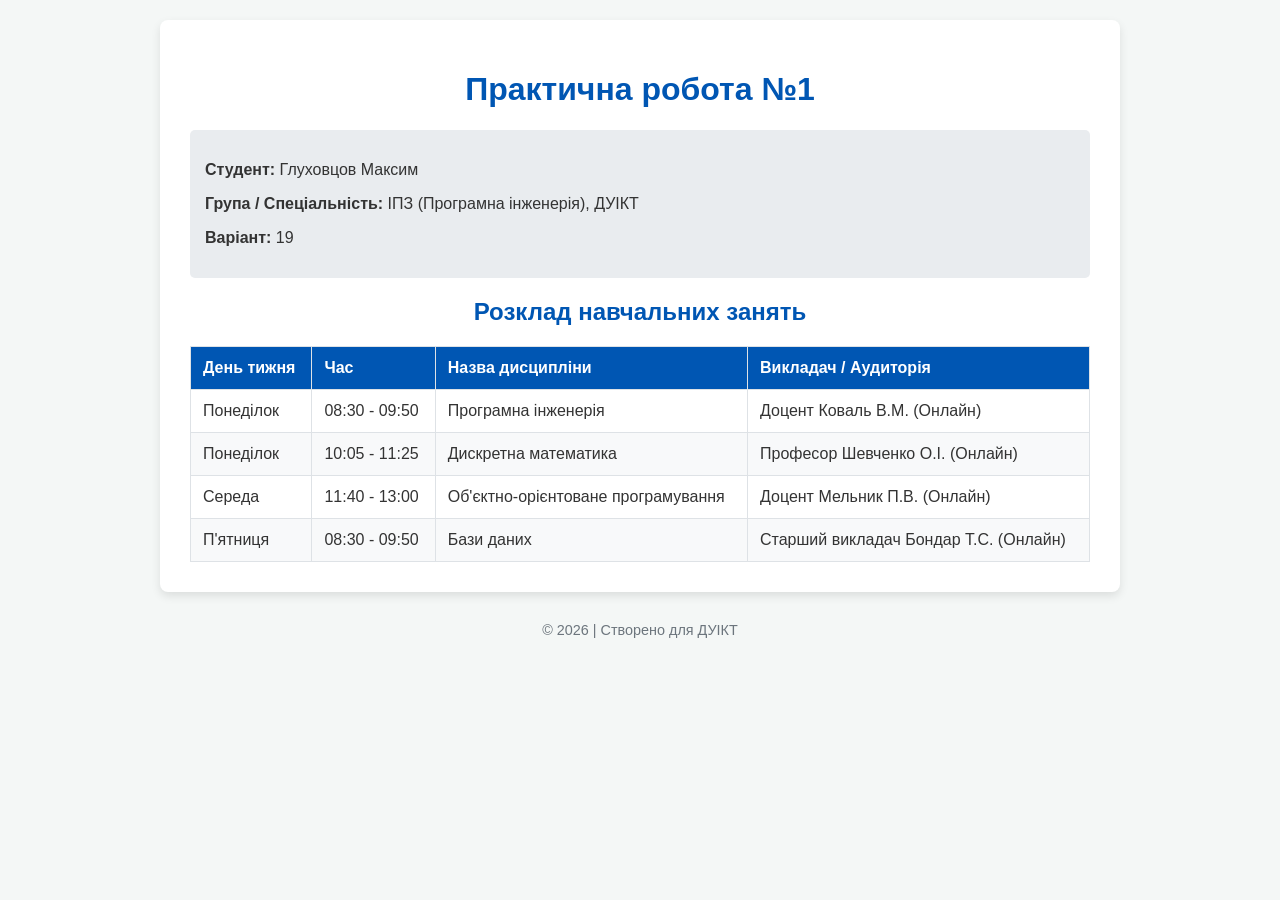
<file: index.html>
<!DOCTYPE html>
<html lang="uk">
<head>
    <meta charset="UTF-8">
    <meta name="viewport" content="width=device-width, initial-scale=1.0">
    <title>Розклад занять - Максим Глуховцов (Варіант 19)</title>
    <style>
        body {
            font-family: Arial, sans-serif;
            margin: 0;
            padding: 20px;
            background-color: #f4f7f6;
            color: #333;
        }
        .container {
            max-width: 900px;
            margin: 0 auto;
            background: #fff;
            padding: 30px;
            border-radius: 8px;
            box-shadow: 0 4px 10px rgba(0,0,0,0.1);
        }
        h1, h2 {
            color: #0056b3;
            text-align: center;
        }
        .info {
            background: #e9ecef;
            padding: 15px;
            border-radius: 5px;
            margin-bottom: 20px;
        }
        table {
            width: 100%;
            border-collapse: collapse;
            margin-top: 20px;
        }
        th, td {
            border: 1px solid #dee2e6;
            padding: 12px;
            text-align: left;
        }
        th {
            background-color: #0056b3;
            color: white;
        }
        tr:nth-child(even) {
            background-color: #f8f9fa;
        }
        footer {
            text-align: center;
            margin-top: 30px;
            color: #6c757d;
            font-size: 0.9rem;
        }
    </style>
</head>
<body>

<div class="container">
    <h1>Практична робота №1</h1>
    <div class="info">
        <p><strong>Студент:</strong> Глуховцов Максим</p>
        <p><strong>Група / Спеціальність:</strong> ІПЗ (Програмна інженерія), ДУІКТ</p>
        <p><strong>Варіант:</strong> 19</p>
    </div>

    <h2>Розклад навчальних занять</h2>
    <table>
        <thead>
            <tr>
                <th>День тижня</th>
                <th>Час</th>
                <th>Назва дисципліни</th>
                <th>Викладач / Аудиторія</th>
            </tr>
        </thead>
        <tbody>
            <tr>
                <td>Понеділок</td>
                <td>08:30 - 09:50</td>
                <td>Програмна інженерія</td>
                <td>Доцент Коваль В.М. (Онлайн)</td>
            </tr>
            <tr>
                <td>Понеділок</td>
                <td>10:05 - 11:25</td>
                <td>Дискретна математика</td>
                <td>Професор Шевченко О.І. (Онлайн)</td>
            </tr>
            <tr>
                <td>Середа</td>
                <td>11:40 - 13:00</td>
                <td>Об'єктно-орієнтоване програмування</td>
                <td>Доцент Мельник П.В. (Онлайн)</td>
            </tr>
            <tr>
                <td>П'ятниця</td>
                <td>08:30 - 09:50</td>
                <td>Бази даних</td>
                <td>Старший викладач Бондар Т.С. (Онлайн)</td>
            </tr>
        </tbody>
    </table>
</div>

<footer>
    <p>&copy; 2026 | Створено для ДУІКТ</p>
</footer>

</body>
</html>
</file>
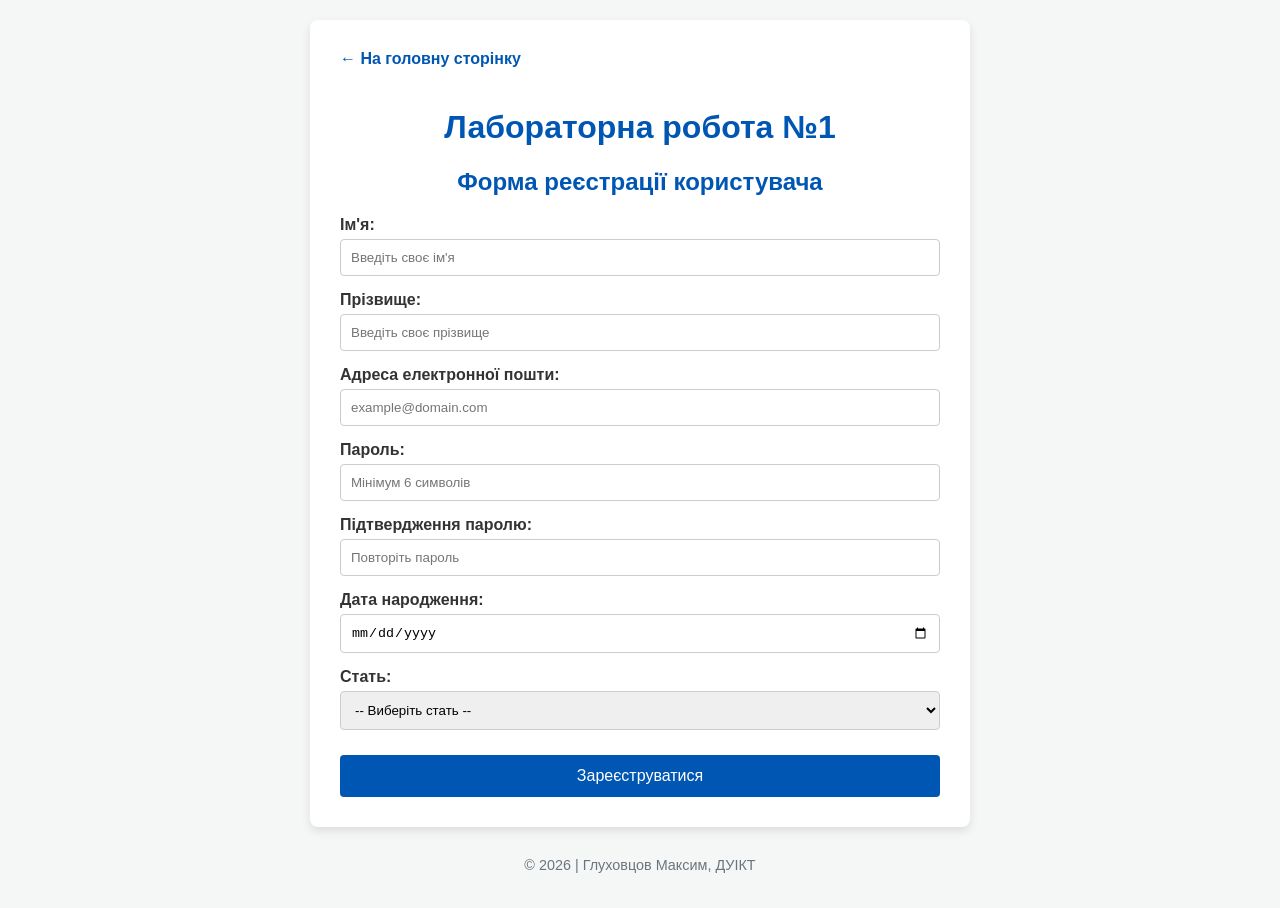
<file: lab1.html>
<!DOCTYPE html>
<html lang="uk">
<head>
    <meta charset="UTF-8">
    <meta name="viewport" content="width=device-width, initial-scale=1.0">
    <title>Лабораторна робота №1 - Форма реєстрації</title>
    <style>
        body {
            font-family: Arial, sans-serif;
            margin: 0;
            padding: 20px;
            background-color: #f4f7f6;
            color: #333;
        }
        .container {
            max-width: 600px;
            margin: 0 auto;
            background: #fff;
            padding: 30px;
            border-radius: 8px;
            box-shadow: 0 4px 10px rgba(0,0,0,0.1);
        }
        h1, h2 {
            color: #0056b3;
            text-align: center;
        }
        .back-link {
            display: inline-block;
            margin-bottom: 20px;
            color: #0056b3;
            text-decoration: none;
            font-weight: bold;
        }
        .back-link:hover {
            text-decoration: underline;
        }
        .form-group {
            margin-bottom: 15px;
        }
        label {
            display: block;
            margin-bottom: 5px;
            font-weight: bold;
        }
        input[type="text"],
        input[type="email"],
        input[type="password"],
        input[type="date"],
        select {
            width: 100%;
            padding: 10px;
            border: 1px solid #ccc;
            border-radius: 4px;
            box-sizing: border-box;
        }
        input[type="submit"] {
            background-color: #0056b3;
            color: white;
            padding: 12px 20px;
            border: none;
            border-radius: 4px;
            cursor: pointer;
            font-size: 1rem;
            width: 100%;
            margin-top: 10px;
        }
        input[type="submit"]:hover {
            background-color: #004494;
        }
        footer {
            text-align: center;
            margin-top: 30px;
            color: #6c757d;
            font-size: 0.9rem;
        }
    </style>
</head>
<body>

<div class="container">
    <a href="index.html" class="back-link">&larr; На головну сторінку</a>
    <h1>Лабораторна робота №1</h1>
    <h2>Форма реєстрації користувача</h2>

    <form action="https://webhook.site/" method="POST">
        
        <div class="form-group">
            <label for="firstname">Ім'я:</label>
            <input type="text" id="firstname" name="firstname" required placeholder="Введіть своє ім'я">
        </div>

        <div class="form-group">
            <label for="lastname">Прізвище:</label>
            <input type="text" id="lastname" name="lastname" required placeholder="Введіть своє прізвище">
        </div>

        <div class="form-group">
            <label for="email">Адреса електронної пошти:</label>
            <input type="email" id="email" name="email" required placeholder="example@domain.com">
        </div>

        <div class="form-group">
            <label for="password">Пароль:</label>
            <input type="password" id="password" name="password" required placeholder="Мінімум 6 символів">
        </div>

        <div class="form-group">
            <label for="confirm_password">Підтвердження паролю:</label>
            <input type="password" id="confirm_password" name="confirm_password" required placeholder="Повторіть пароль">
        </div>

        <div class="form-group">
            <label for="birthdate">Дата народження:</label>
            <input type="date" id="birthdate" name="birthdate">
        </div>

        <div class="form-group">
            <label for="gender">Стать:</label>
            <select id="gender" name="gender">
                <option value="">-- Виберіть стать --</option>
                <option value="male">Чоловіча</option>
                <option value="female">Жіноча</option>
                <option value="other">Інша</option>
            </select>
        </div>

        <input type="submit" value="Зареєструватися">

    </form>
</div>

<footer>
    <p>&copy; 2026 | Глуховцов Максим, ДУІКТ</p>
</footer>

</body>
</html>
</file>
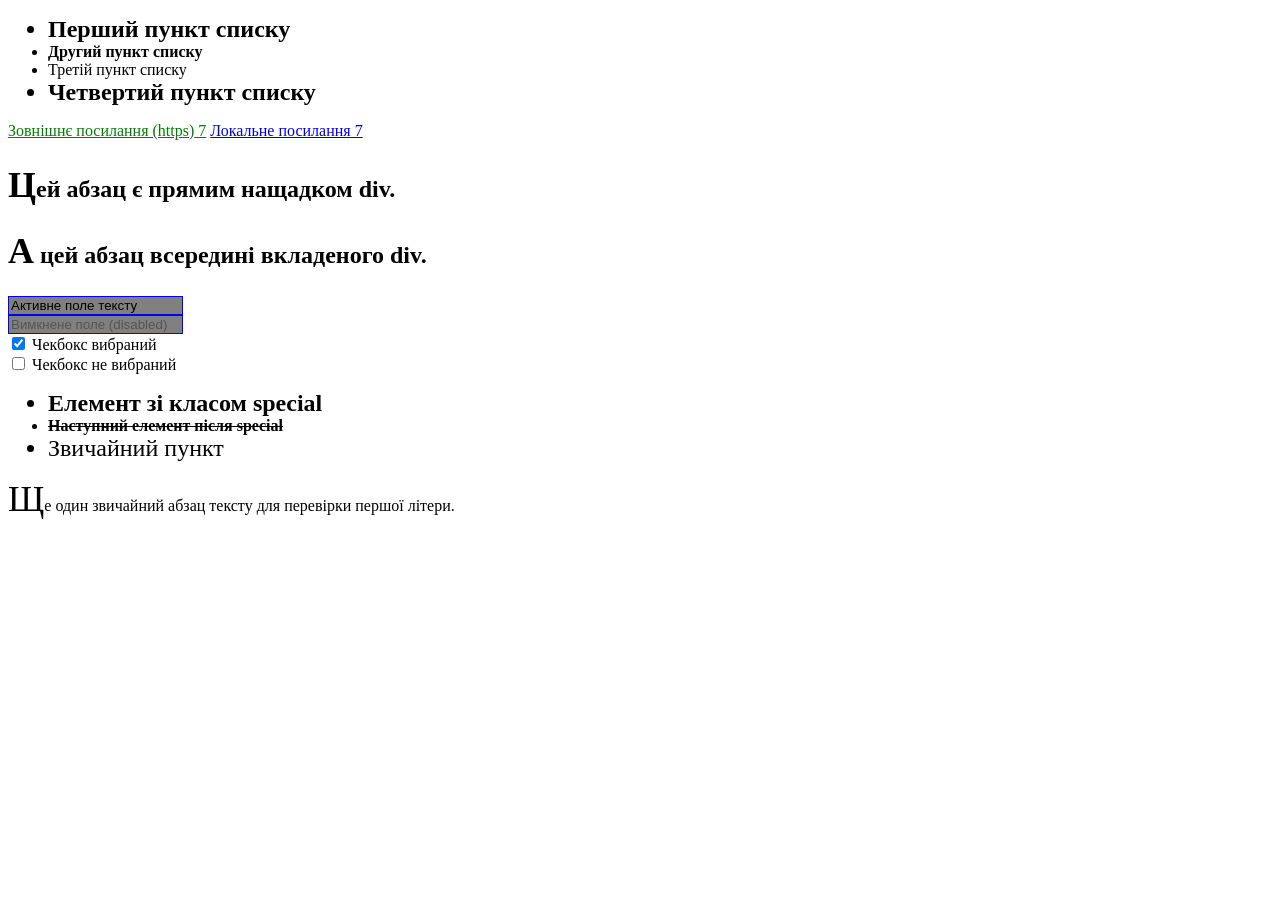
<file: lab2.html>
<!DOCTYPE html>
<html lang="uk">
<head>
    <meta charset="UTF-8">
    <title>Лабораторна робота №2</title>
    <link rel="stylesheet" href="lab2.css">
</head>
<body>
    <ul>
        <li>Перший пункт списку</li>
        <li>Другий пункт списку</li>
        <li>Третій пункт списку</li>
        <li>Четвертий пункт списку</li>
    </ul>

    <a href="https://example.com">Зовнішнє посилання (https)</a>
    <a href="/local-page">Локальне посилання</a>

    <div>
        <p>Цей абзац є прямим нащадком div.</p>
        <div>
            <p>А цей абзац всередині вкладеного div.</p>
        </div>
    </div>

    <form>
        <div class="form-group">
            <input type="text" value="Активне поле тексту">
        </div>
        <div class="form-group">
            <input type="text" disabled value="Вимкнене поле (disabled)">
        </div>
        <div class="form-group">
            <input type="checkbox" checked> Чекбокс вибраний
        </div>
        <div class="form-group">
            <input type="checkbox"> Чекбокс не вибраний
        </div>
    </form>

    <ul>
        <li class="special">Елемент зі класом special</li>
        <li>Наступний елемент після special</li>
        <li>Звичайний пункт</li>
    </ul>

    <p>Ще один звичайний абзац тексту для перевірки першої літери.</p>
</body>
</html>
</file>
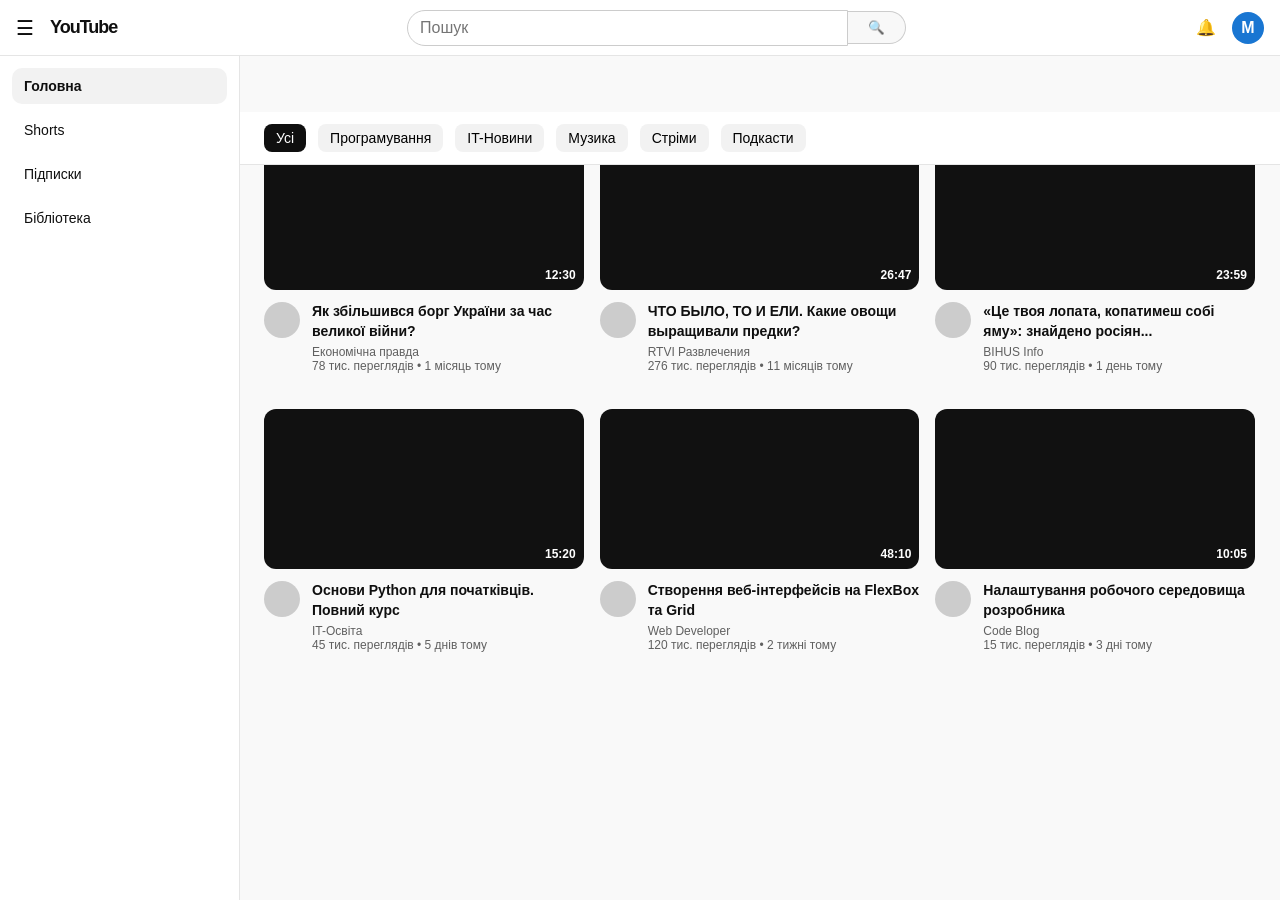
<file: lab3.html>
<!DOCTYPE html>
<html lang="uk">
<head>
    <meta charset="UTF-8">
    <title>YouTube - Лабораторна робота №3 (FlexBox)</title>
    <link rel="stylesheet" href="lab3.css">
</head>
<body>
    <header class="header">
        <div class="logo-section">
            <span class="menu-icon">☰</span>
            <span class="logo">YouTube</span>
        </div>
        <div class="search-section">
            <input type="text" placeholder="Пошук" class="search-input">
            <button class="search-btn">🔍</button>
        </div>
        <div class="user-section">
            <span>🔔</span>
            <span class="user-avatar">М</span>
        </div>
    </header>

    <div class="categories-bar">
        <button class="category-chip active">Усі</button>
        <button class="category-chip">Програмування</button>
        <button class="category-chip">IT-Новини</button>
        <button class="category-chip">Музика</button>
        <button class="category-chip">Стріми</button>
        <button class="category-chip">Подкасти</button>
    </div>

    <div class="main-container">
        <aside class="sidebar">
            <a href="#" class="sidebar-item active">Головна</a>
            <a href="#" class="sidebar-item">Shorts</a>
            <a href="#" class="sidebar-item">Підписки</a>
            <a href="#" class="sidebar-item">Бібліотека</a>
        </aside>

        <main class="content">
            <div class="videos-grid">
                <div class="video-card">
                    <div class="video-thumbnail">12:30</div>
                    <div class="video-info">
                        <div class="channel-avatar"></div>
                        <div class="video-details">
                            <h3 class="video-title">Як збільшився борг України за час великої війни?</h3>
                            <p class="channel-name">Економічна правда</p>
                            <p class="video-stats">78 тис. переглядів • 1 місяць тому</p>
                        </div>
                    </div>
                </div>

                <div class="video-card">
                    <div class="video-thumbnail">26:47</div>
                    <div class="video-info">
                        <div class="channel-avatar"></div>
                        <div class="video-details">
                            <h3 class="video-title">ЧТО БЫЛО, ТО И ЕЛИ. Какие овощи выращивали предки?</h3>
                            <p class="channel-name">RTVI Развлечения</p>
                            <p class="video-stats">276 тис. переглядів • 11 місяців тому</p>
                        </div>
                    </div>
                </div>

                <div class="video-card">
                    <div class="video-thumbnail">23:59</div>
                    <div class="video-info">
                        <div class="channel-avatar"></div>
                        <div class="video-details">
                            <h3 class="video-title">«Це твоя лопата, копатимеш собі яму»: знайдено росіян...</h3>
                            <p class="channel-name">BIHUS Info</p>
                            <p class="video-stats">90 тис. переглядів • 1 день тому</p>
                        </div>
                    </div>
                </div>

                <div class="video-card">
                    <div class="video-thumbnail">15:20</div>
                    <div class="video-info">
                        <div class="channel-avatar"></div>
                        <div class="video-details">
                            <h3 class="video-title">Основи Python для початківців. Повний курс</h3>
                            <p class="channel-name">IT-Освіта</p>
                            <p class="video-stats">45 тис. переглядів • 5 днів тому</p>
                        </div>
                    </div>
                </div>

                <div class="video-card">
                    <div class="video-thumbnail">48:10</div>
                    <div class="video-info">
                        <div class="channel-avatar"></div>
                        <div class="video-details">
                            <h3 class="video-title">Створення веб-інтерфейсів на FlexBox та Grid</h3>
                            <p class="channel-name">Web Developer</p>
                            <p class="video-stats">120 тис. переглядів • 2 тижні тому</p>
                        </div>
                    </div>
                </div>

                <div class="video-card">
                    <div class="video-thumbnail">10:05</div>
                    <div class="video-info">
                        <div class="channel-avatar"></div>
                        <div class="video-details">
                            <h3 class="video-title">Налаштування робочого середовища розробника</h3>
                            <p class="channel-name">Code Blog</p>
                            <p class="video-stats">15 тис. переглядів • 3 дні тому</p>
                        </div>
                    </div>
                </div>
            </div>
        </main>
    </div>
</body>
</html>
</file>
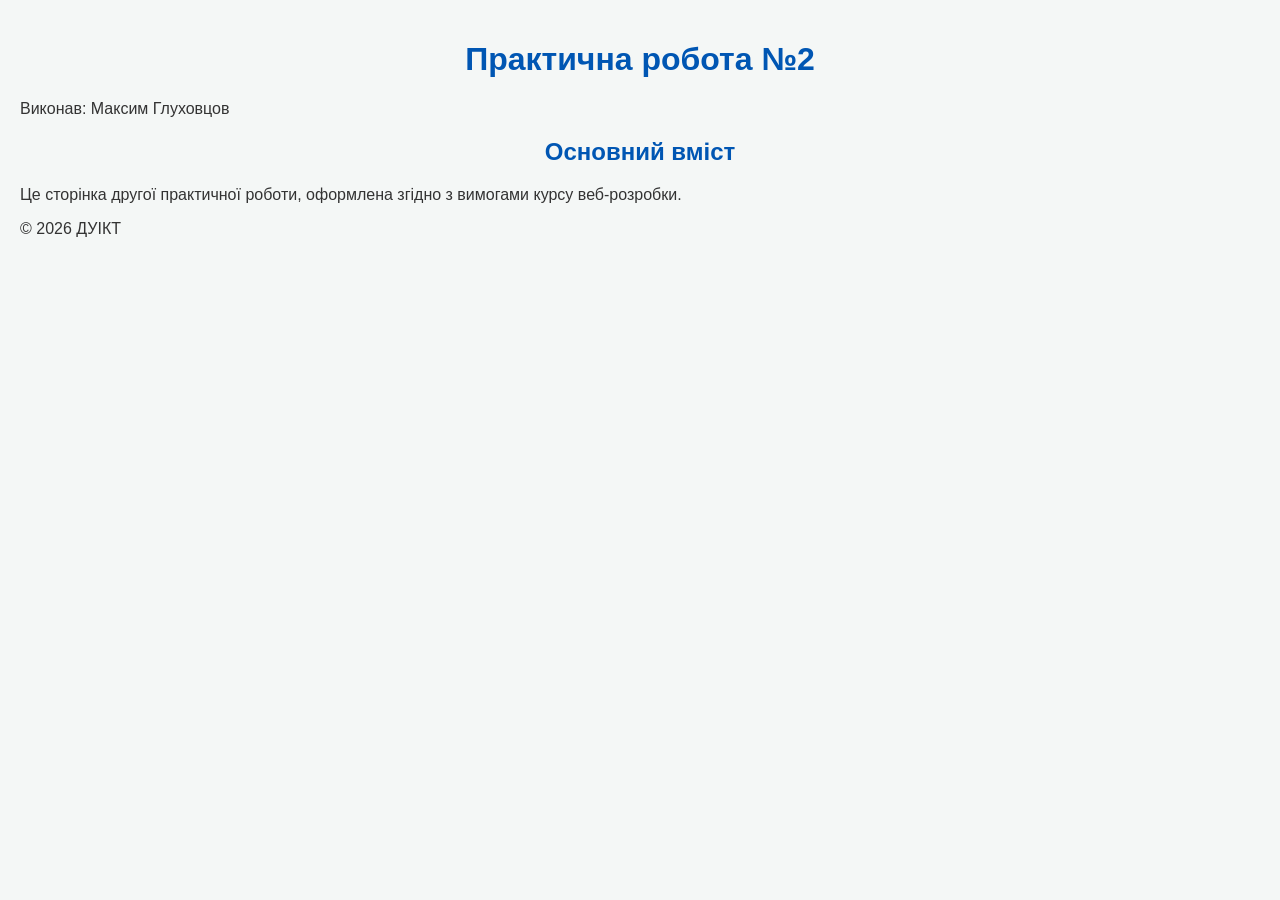
<file: pract2.html>
<!DOCTYPE html>
<html lang="uk">
<head>
    <meta charset="UTF-8">
    <meta name="viewport" content="width=device-width, initial-scale=1.0">
    <title>Практична робота №2</title>
    <link rel="stylesheet" href="style.css">
</head>
<body>
    <header>
        <h1>Практична робота №2</h1>
        <p>Виконав: Максим Глуховцов</p>
    </header>
    
    <main>
        <section>
            <h2>Основний вміст</h2>
            <p>Це сторінка другої практичної роботи, оформлена згідно з вимогами курсу веб-розробки.</p>
        </section>
    </main>

    <footer>
        <p>&copy; 2026 ДУІКТ</p>
    </footer>
</body>
</html>
</file>
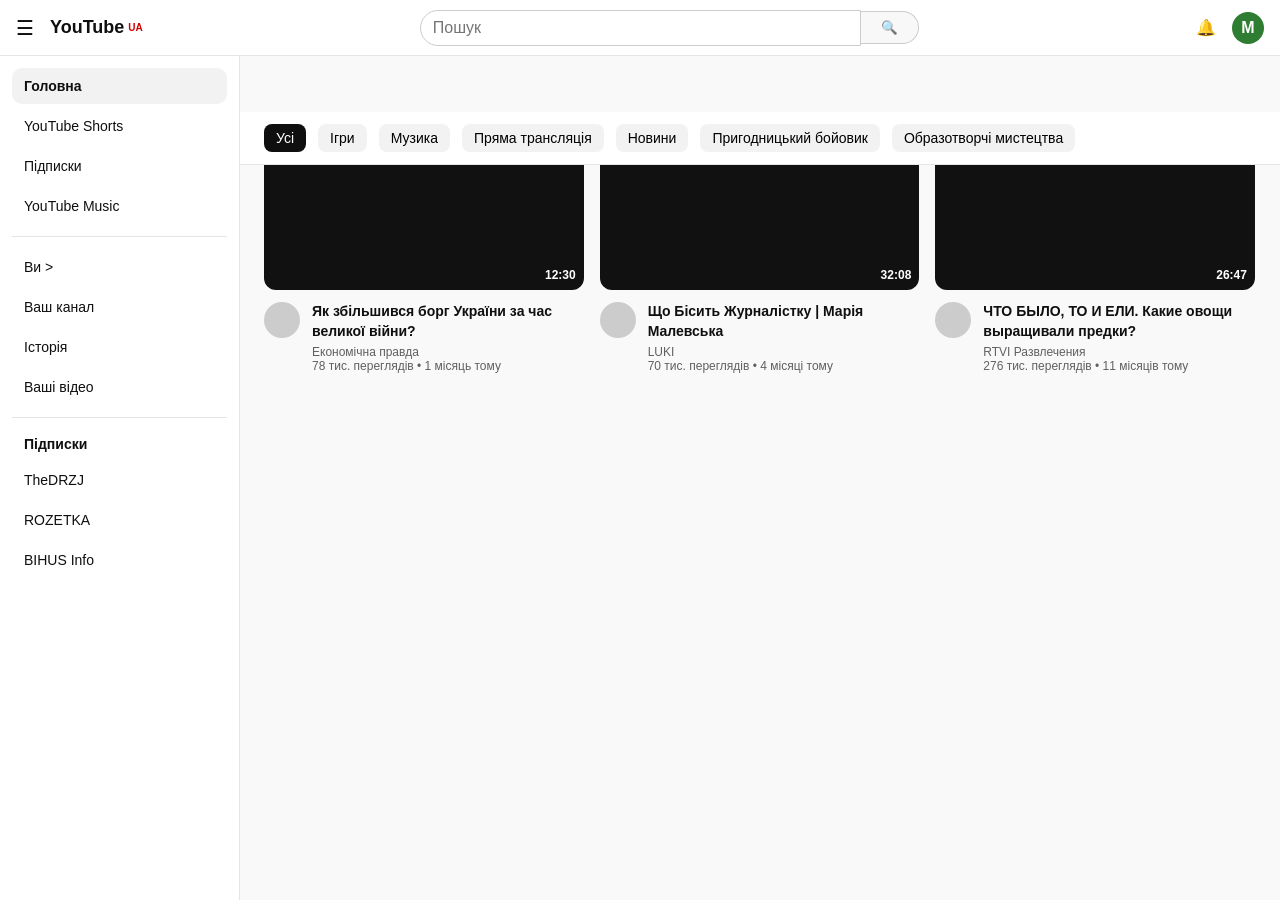
<file: pract3.html>
<!DOCTYPE html>
<html lang="uk">
<head>
    <meta charset="UTF-8">
    <title>YouTube - Практична робота №3</title>
    <link rel="stylesheet" href="pract3.css">
</head>
<body>
    <header class="header">
        <div class="logo-section">
            <span class="menu-icon">☰</span>
            <span class="logo">YouTube <span class="premium-badge">UA</span></span>
        </div>
        <div class="search-section">
            <input type="text" placeholder="Пошук" class="search-input">
            <button class="search-btn">🔍</button>
        </div>
        <div class="user-section">
            <span class="notif-icon">🔔</span>
            <span class="user-avatar">M</span>
        </div>
    </header>

    <div class="categories-bar">
        <button class="category-chip active">Усі</button>
        <button class="category-chip">Ігри</button>
        <button class="category-chip">Музика</button>
        <button class="category-chip">Пряма трансляція</button>
        <button class="category-chip">Новини</button>
        <button class="category-chip">Пригодницький бойовик</button>
        <button class="category-chip">Образотворчі мистецтва</button>
    </div>

    <div class="main-container">
        <aside class="sidebar">
            <a href="#" class="sidebar-item active">Головна</a>
            <a href="#" class="sidebar-item">YouTube Shorts</a>
            <a href="#" class="sidebar-item">Підписки</a>
            <a href="#" class="sidebar-item">YouTube Music</a>
            <hr class="sidebar-divider">
            <a href="#" class="sidebar-item">Ви ></a>
            <a href="#" class="sidebar-item">Ваш канал</a>
            <a href="#" class="sidebar-item">Історія</a>
            <a href="#" class="sidebar-item">Ваші відео</a>
            <hr class="sidebar-divider">
            <div class="sidebar-section-title">Підписки</div>
            <a href="#" class="sidebar-item">TheDRZJ</a>
            <a href="#" class="sidebar-item">ROZETKA</a>
            <a href="#" class="sidebar-item">BIHUS Info</a>
        </aside>

        <main class="content">
            <div class="videos-grid">
                <div class="video-card">
                    <div class="video-thumbnail">12:30</div>
                    <div class="video-info">
                        <div class="channel-avatar"></div>
                        <div class="video-details">
                            <h3 class="video-title">Як збільшився борг України за час великої війни?</h3>
                            <p class="channel-name">Економічна правда</p>
                            <p class="video-stats">78 тис. переглядів • 1 місяць тому</p>
                        </div>
                    </div>
                </div>

                <div class="video-card">
                    <div class="video-thumbnail">32:08</div>
                    <div class="video-info">
                        <div class="channel-avatar"></div>
                        <div class="video-details">
                            <h3 class="video-title">Що Бісить Журналістку | Марія Малевська</h3>
                            <p class="channel-name">LUKI</p>
                            <p class="video-stats">70 тис. переглядів • 4 місяці тому</p>
                        </div>
                    </div>
                </div>

                <div class="video-card">
                    <div class="video-thumbnail">26:47</div>
                    <div class="video-info">
                        <div class="channel-avatar"></div>
                        <div class="video-details">
                            <h3 class="video-title">ЧТО БЫЛО, ТО И ЕЛИ. Какие овощи выращивали предки?</h3>
                            <p class="channel-name">RTVI Развлечения</p>
                            <p class="video-stats">276 тис. переглядів • 11 місяців тому</p>
                        </div>
                    </div>
                </div>
            </div>
        </main>
    </div>
</body>
</html>
</file>
<file: lab2.css>
li:first-child {
    font-weight: bold;
}
a:last-child {
    color: red;
}
input:disabled {
    background-color: gray;
}
div > p {
    font-weight: 600;
}
[href^="https"] {
    color: green;
}
input[type="text"] {
    border: 1px solid blue;
}
li:first-child, li:last-child {
    font-size: 24px;
}
div p {
    font-size: 16px;
}
input:checked {
    background-color: lightblue;
}
li > a {
    text-decoration: underline;
}
li:nth-child(even) {
    font-weight: bold;
}
input[type="text"]:not(:disabled) {
    background-color: gray;
}
p:first-child {
    font-size: 24px;
}
.special + li {
    text-decoration: line-through;
}
p::first-letter {
    font-size: 36px;
}
a::after {
    content: " 7";
}
</file>
<file: lab3.css>
* {
    box-sizing: border-box;
    margin: 0;
    padding: 0;
    font-family: Arial, sans-serif;
}

body {
    background-color: #f9f9f9;
    color: #0f0f0f;
}

.header {
    display: flex;
    justify-content: space-between;
    align-items: center;
    padding: 0 16px;
    height: 56px;
    background-color: #ffffff;
    position: fixed;
    top: 0;
    left: 0;
    width: 100%;
    z-index: 100;
    border-bottom: 1px solid #e5e5e5;
}

.logo-section, .user-section {
    display: flex;
    align-items: center;
    gap: 16px;
}

.menu-icon {
    font-size: 20px;
    cursor: pointer;
}

.logo {
    font-weight: bold;
    font-size: 18px;
    letter-spacing: -1px;
}

.search-section {
    display: flex;
    align-items: center;
    width: 40%;
    max-width: 600px;
}

.search-input {
    width: 100%;
    padding: 8px 12px;
    font-size: 16px;
    border: 1px solid #ccc;
    border-radius: 40px 0 0 40px;
    outline: none;
}

.search-btn {
    padding: 8px 20px;
    background-color: #f8f8f8;
    border: 1px solid #ccc;
    border-left: none;
    border-radius: 0 40px 40px 0;
    cursor: pointer;
}

.user-avatar {
    width: 32px;
    height: 32px;
    background-color: #1976d2;
    color: white;
    display: flex;
    align-items: center;
    justify-content: center;
    border-radius: 50%;
    font-weight: bold;
}

.categories-bar {
    display: flex;
    gap: 12px;
    padding: 12px 24px;
    margin-left: 240px;
    margin-top: 56px;
    background-color: #ffffff;
    border-bottom: 1px solid #e5e5e5;
    position: fixed;
    width: calc(100% - 240px);
    z-index: 99;
}

.category-chip {
    padding: 6px 12px;
    background-color: #f2f2f2;
    border: none;
    border-radius: 8px;
    font-size: 14px;
    cursor: pointer;
    font-weight: 500;
}

.category-chip.active {
    background-color: #0f0f0f;
    color: white;
}
.main-container {
    display: flex;
    margin-top: 56px;
}

.sidebar {
    width: 240px;
    padding: 12px;
    background-color: #ffffff;
    height: calc(100vh - 56px);
    position: fixed;
    top: 56px;
    left: 0;
    display: flex;
    flex-direction: column;
    gap: 8px;
    border-right: 1px solid #e5e5e5;
}

.sidebar-item {
    text-decoration: none;
    color: #0f0f0f;
    padding: 10px 12px;
    border-radius: 10px;
    font-size: 14px;
}

.sidebar-item:hover, .sidebar-item.active {
    background-color: #f2f2f2;
    font-weight: bold;
}

.content {
    margin-left: 240px;
    margin-top: 50px; 
    padding: 24px;
    width: calc(100% - 240px);
}

.videos-grid {
    display: flex;
    flex-wrap: wrap;
    gap: 16px;
}

.video-card {
    width: calc(33.333% - 11px);
    background-color: transparent;
    cursor: pointer;
    margin-bottom: 20px;
}

.video-thumbnail {
    width: 100%;
    height: 160px;
    background-color: #111;
    color: white;
    display: flex;
    align-items: flex-end;
    justify-content: flex-end;
    padding: 8px;
    border-radius: 12px;
    font-size: 12px;
    font-weight: bold;
}

.video-info {
    display: flex;
    gap: 12px;
    margin-top: 12px;
}

.channel-avatar {
    width: 36px;
    height: 36px;
    background-color: #ccc;
    border-radius: 50%;
    flex-shrink: 0;
}

.video-title {
    font-size: 14px;
    font-weight: 600;
    line-height: 1.4;
    margin-bottom: 4px;
    color: #0f0f0f;
}

.channel-name, .video-stats {
    font-size: 12px;
    color: #606060;
}
</file>
<file: style.css>
body {
    font-family: Arial, sans-serif;
    background-color: #f4f7f6;
    margin: 0;
    padding: 20px;
    color: #333;
}

.container {
    max-width: 600px;
    margin: 40px auto;
    background: #ffffff;
    padding: 30px;
    border-radius: 12px;
    box-shadow: 0 4px 15px rgba(0, 0, 0, 0.1);
}

h1, h2 {
    color: #0056b3;
    text-align: center;
}

.form-group {
    margin-bottom: 15px;
}

label {
    display: block;
    margin-bottom: 5px;
    font-weight: bold;
}

input[type="text"],
input[type="email"],
input[type="password"],
input[type="date"],
select {
    width: 100%;
    padding: 10px;
    border: 1px solid #ccc;
    border-radius: 6px;
    box-sizing: border-box;
}

input[type="submit"] {
    background-color: #0056b3;
    color: white;
    padding: 12px 20px;
    border: none;
    border-radius: 6px;
    cursor: pointer;
    font-size: 1rem;
    width: 100%;
    margin-top: 10px;
    transition: background-color 0.3s ease;
}

input[type="submit"]:hover {
    background-color: #004085;
}
</file>
<file: pract3.css>
* {
    box-sizing: border-box;
    margin: 0;
    padding: 0;
    font-family: Arial, sans-serif;
}

body {
    background-color: #f9f9f9;
    color: #0f0f0f;
}

.header {
    display: flex;
    justify-content: space-between;
    align-items: center;
    padding: 0 16px;
    height: 56px;
    background-color: #ffffff;
    position: fixed;
    top: 0;
    left: 0;
    width: 100%;
    z-index: 100;
    border-bottom: 1px solid #e5e5e5;
}

.logo-section, .user-section {
    display: flex;
    align-items: center;
    gap: 16px;
}

.menu-icon {
    font-size: 20px;
    cursor: pointer;
}

.logo {
    font-weight: bold;
    font-size: 18px;
    display: flex;
    align-items: center;
    gap: 4px;
}

.premium-badge {
    font-size: 10px;
    color: #c00;
    font-weight: bold;
}

.search-section {
    display: flex;
    align-items: center;
    width: 40%;
    max-width: 600px;
}

.search-input {
    width: 100%;
    padding: 8px 12px;
    font-size: 16px;
    border: 1px solid #ccc;
    border-radius: 40px 0 0 40px;
    outline: none;
}

.search-btn {
    padding: 8px 20px;
    background-color: #f8f8f8;
    border: 1px solid #ccc;
    border-left: none;
    border-radius: 0 40px 40px 0;
    cursor: pointer;
}

.user-avatar {
    width: 32px;
    height: 32px;
    background-color: #2e7d32;
    color: white;
    display: flex;
    align-items: center;
    justify-content: center;
    border-radius: 50%;
    font-weight: bold;
}

.categories-bar {
    display: flex;
    gap: 12px;
    padding: 12px 24px;
    margin-left: 240px;
    margin-top: 56px;
    background-color: #ffffff;
    border-bottom: 1px solid #e5e5e5;
    position: fixed;
    width: calc(100% - 240px);
    z-index: 99;
    overflow-x: auto;
}

.category-chip {
    padding: 6px 12px;
    background-color: #f2f2f2;
    border: none;
    border-radius: 8px;
    font-size: 14px;
    cursor: pointer;
    font-weight: 500;
    white-space: nowrap;
}

.category-chip.active {
    background-color: #0f0f0f;
    color: white;
}

.main-container {
    display: flex;
    margin-top: 56px;
}

.sidebar {
    width: 240px;
    padding: 12px;
    background-color: #ffffff;
    height: calc(100vh - 56px);
    position: fixed;
    top: 56px;
    left: 0;
    display: flex;
    flex-direction: column;
    gap: 4px;
    overflow-y: auto;
    border-right: 1px solid #e5e5e5;
}

.sidebar-item {
    text-decoration: none;
    color: #0f0f0f;
    padding: 10px 12px;
    border-radius: 10px;
    font-size: 14px;
}

.sidebar-item:hover, .sidebar-item.active {
    background-color: #f2f2f2;
    font-weight: bold;
}

.sidebar-divider {
    border: none;
    border-top: 1px solid #e5e5e5;
    margin: 8px 0;
}

.sidebar-section-title {
    font-size: 14px;
    font-weight: bold;
    padding: 6px 12px;
    color: #0f0f0f;
}

.content {
    margin-left: 240px;
    margin-top: 50px;
    padding: 24px;
    width: calc(100% - 240px);
}

.videos-grid {
    display: flex;
    flex-wrap: wrap;
    gap: 16px;
}

.video-card {
    width: calc(33.333% - 11px);
    background-color: transparent;
    cursor: pointer;
    margin-bottom: 20px;
}

.video-thumbnail {
    width: 100%;
    height: 160px;
    background-color: #111;
    color: white;
    display: flex;
    align-items: flex-end;
    justify-content: flex-end;
    padding: 8px;
    border-radius: 12px;
    font-size: 12px;
    font-weight: bold;
}

.video-info {
    display: flex;
    gap: 12px;
    margin-top: 12px;
}

.channel-avatar {
    width: 36px;
    height: 36px;
    background-color: #ccc;
    border-radius: 50%;
    flex-shrink: 0;
}

.video-title {
    font-size: 14px;
    font-weight: 600;
    line-height: 1.4;
    margin-bottom: 4px;
    color: #0f0f0f;
}

.channel-name, .video-stats {
    font-size: 12px;
    color: #606060;
}
</file>
